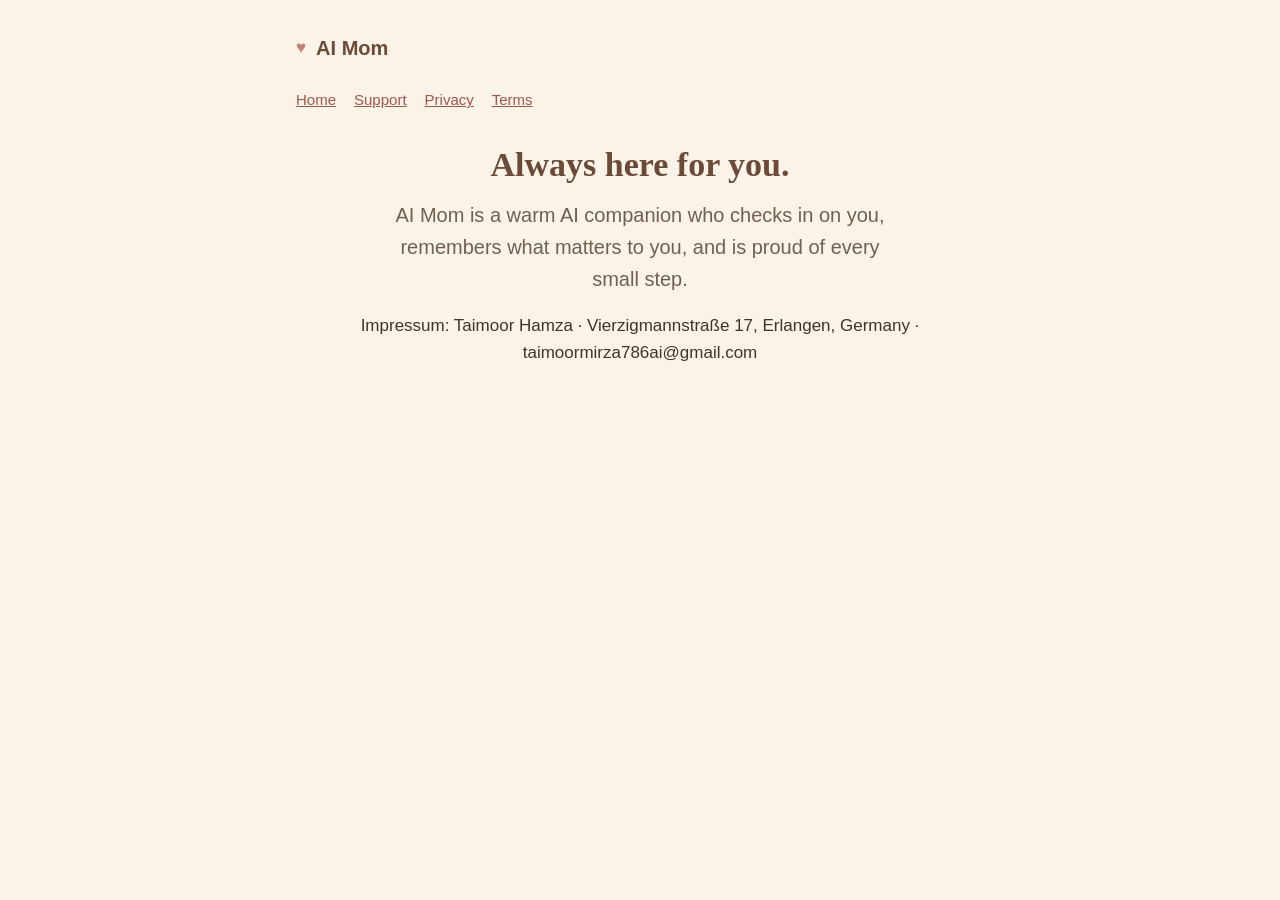
<file: index.html>
<!doctype html>
<html lang="en">
<head>
<meta charset="utf-8">
<meta name="viewport" content="width=device-width, initial-scale=1">
<title>AI Mom</title>
<meta name="description" content="AI Mom: a warm AI companion who checks in on you every day, remembers what matters to you, and cheers you on.">
<link rel="stylesheet" href="style.css">
</head>
<body>
<div class="wrap">
<header class="top"><span class="heart" aria-hidden="true">&#9829;</span><a href="index.html">AI Mom</a></header>
<nav class="links"><a href="index.html">Home</a><a href="support.html">Support</a><a href="privacy.html">Privacy</a><a href="terms.html">Terms</a></nav>

<main>
<section class="hero">
<h1>Always here for you.</h1>
<p class="lead">AI Mom is a warm AI companion who checks in on you, remembers what matters to you, and is proud of every small step.</p>
<p>Impressum: Taimoor Hamza · Vierzigmannstraße 17, Erlangen, Germany · taimoormirza786ai@gmail.com</p>
</footer>
</div>
</body>
</html>
</file>
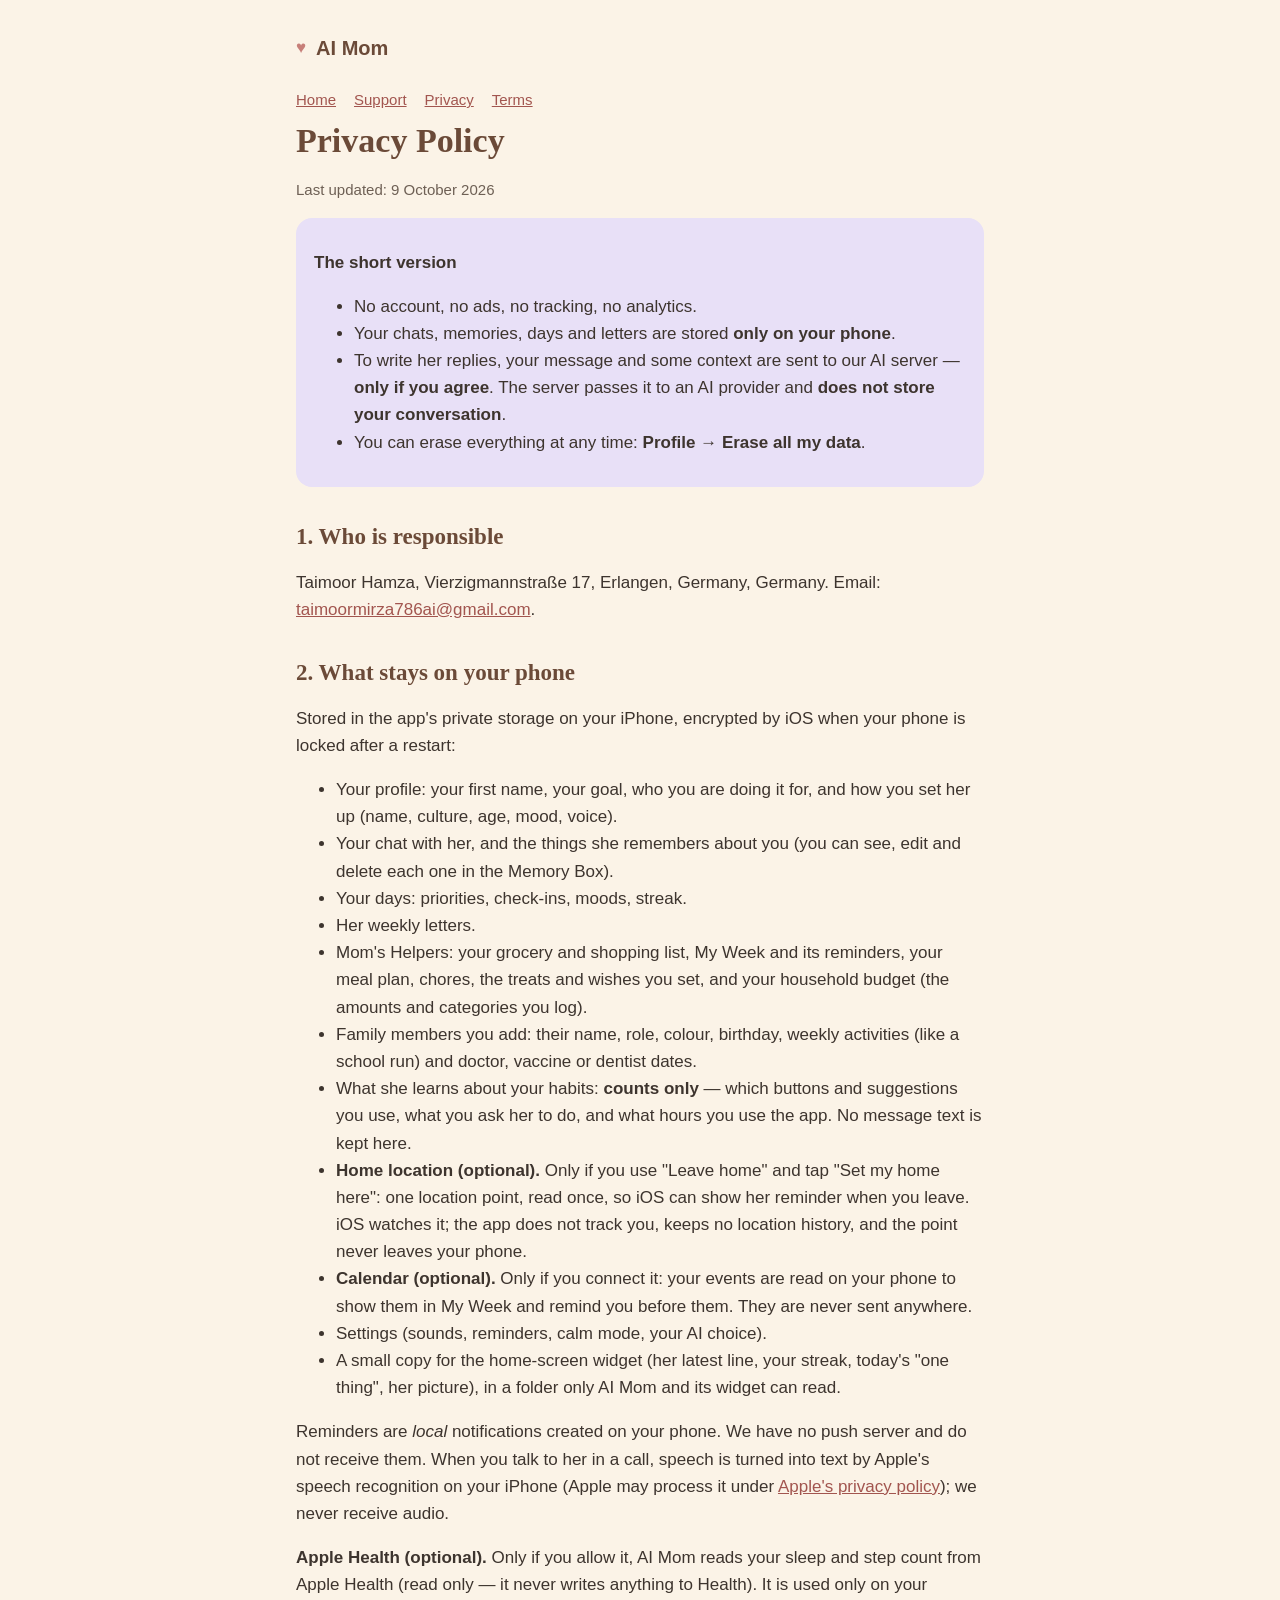
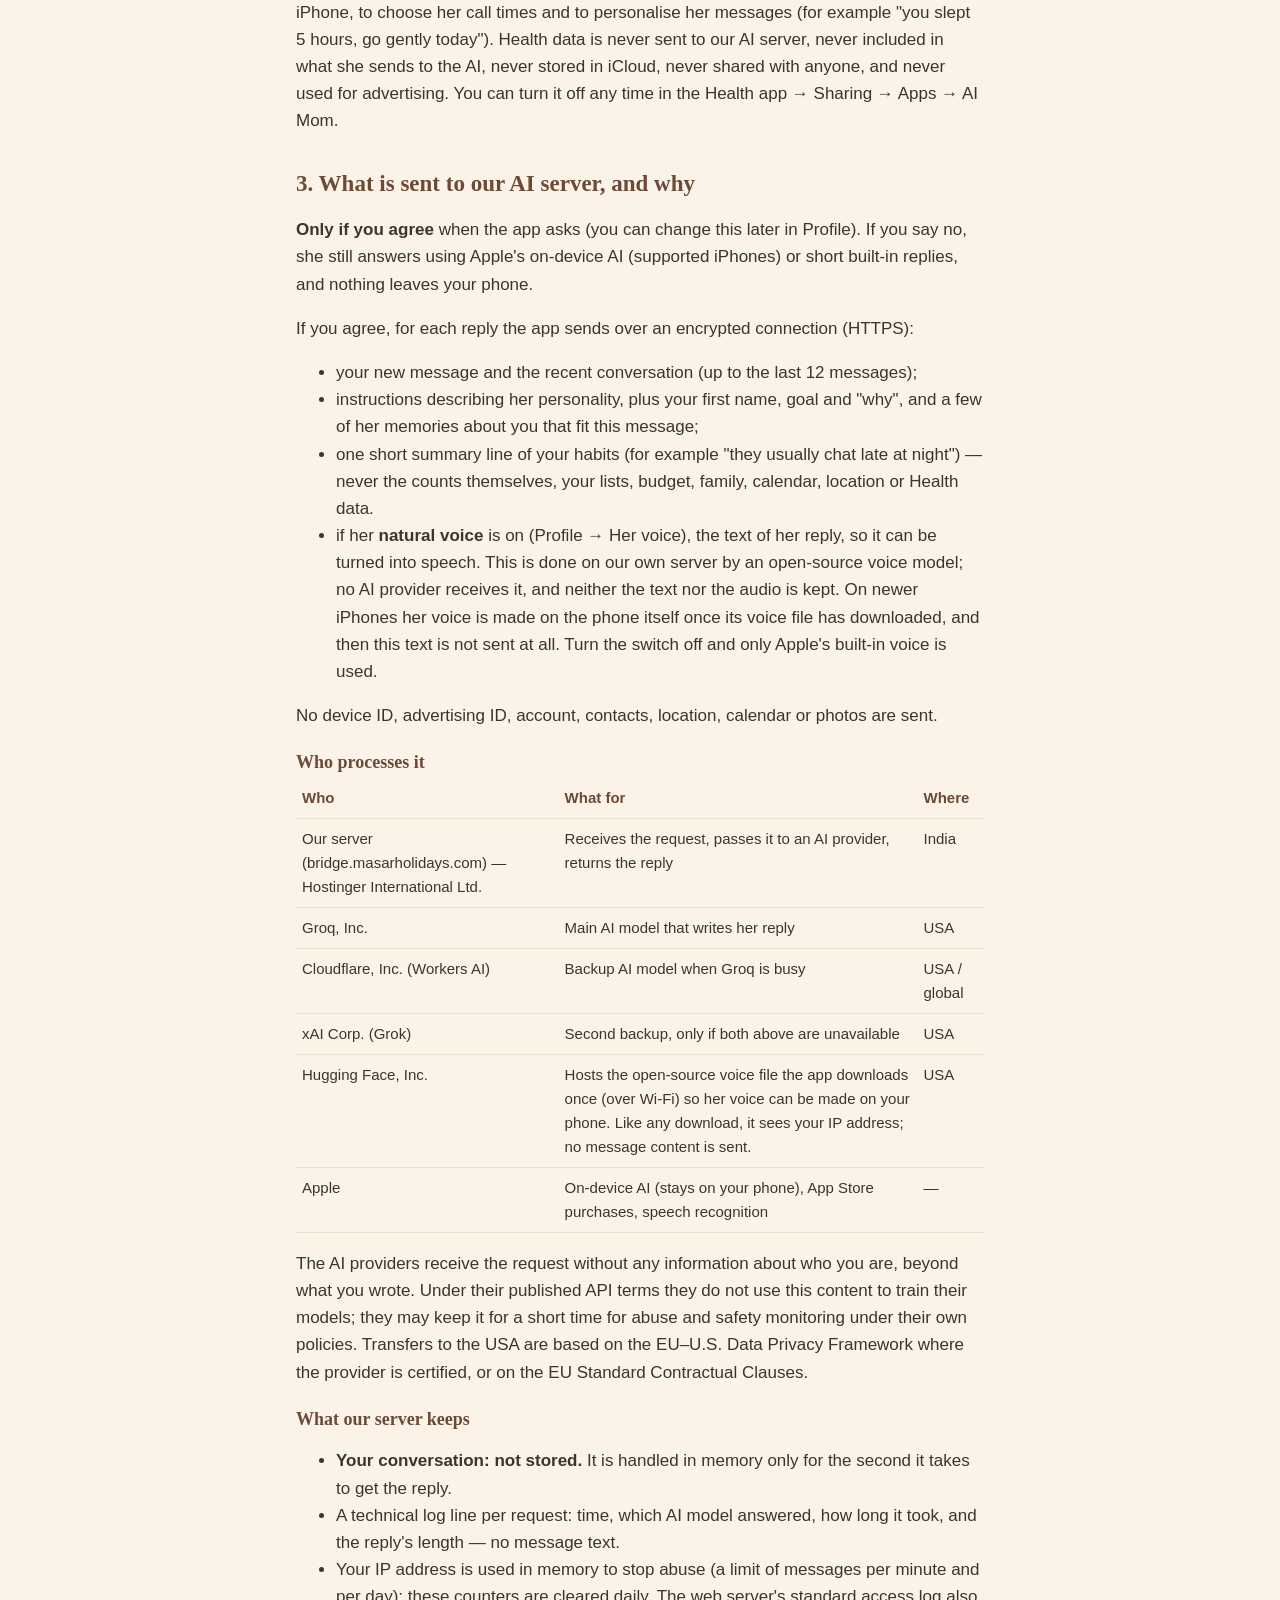
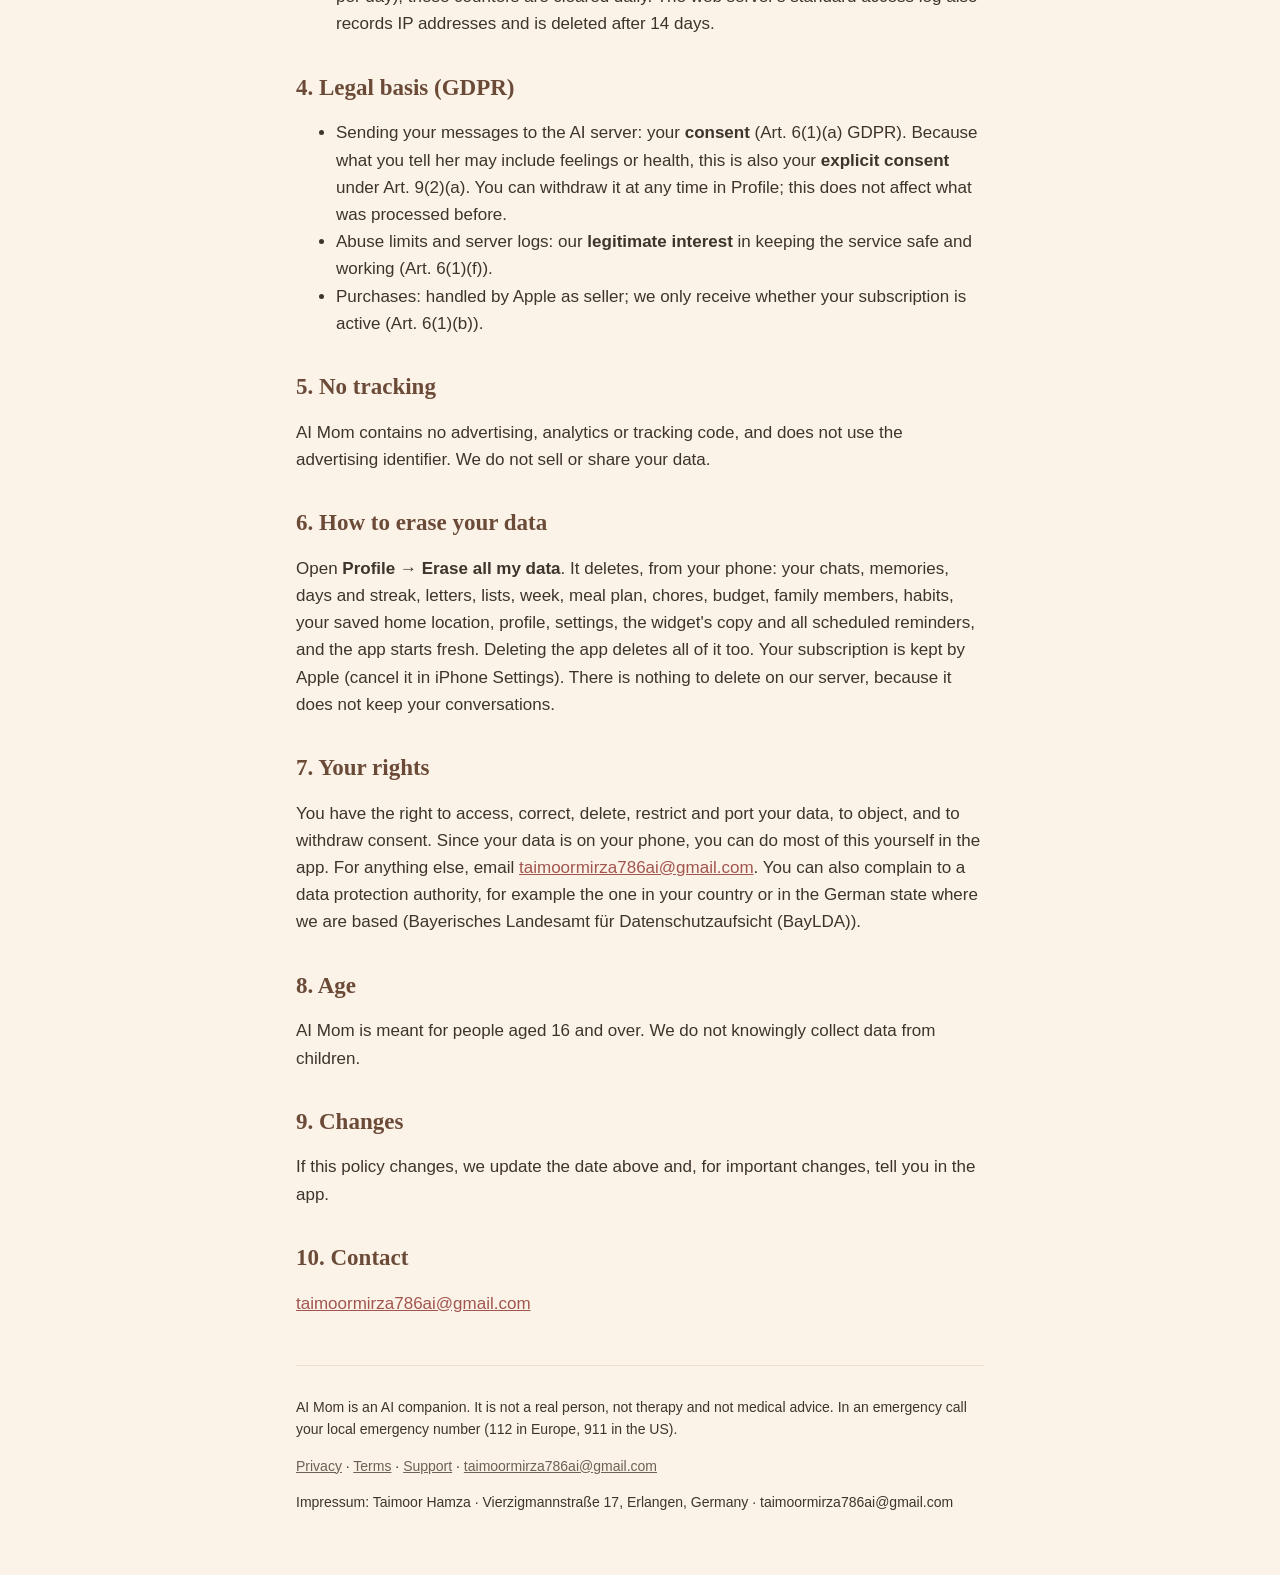
<file: privacy.html>
<!doctype html>
<html lang="en">
<head>
<meta charset="utf-8">
<meta name="viewport" content="width=device-width, initial-scale=1">
<title>AI Mom Privacy Policy</title>
<meta name="description" content="How AI Mom handles your data: no account, no tracking, data on your phone.">
<link rel="stylesheet" href="style.css">
</head>
<body>
<div class="wrap">
<header class="top"><span class="heart" aria-hidden="true">&#9829;</span><a href="index.html">AI Mom</a></header>
<nav class="links"><a href="index.html">Home</a><a href="support.html">Support</a><a href="privacy.html">Privacy</a><a href="terms.html">Terms</a></nav>

<main>
<h1>Privacy Policy</h1>
<p class="muted">Last updated: 9 October 2026</p>

<div class="note">
<p><strong>The short version</strong></p>
<ul>
<li>No account, no ads, no tracking, no analytics.</li>
<li>Your chats, memories, days and letters are stored <strong>only on your phone</strong>.</li>
<li>To write her replies, your message and some context are sent to our AI server &mdash; <strong>only if you agree</strong>.
The server passes it to an AI provider and <strong>does not store your conversation</strong>.</li>
<li>You can erase everything at any time: <strong>Profile &rarr; Erase all my data</strong>.</li>
</ul>
</div>

<h2>1. Who is responsible</h2>
<p>Taimoor Hamza, Vierzigmannstraße 17, Erlangen, Germany, Germany. Email: <a href="mailto:taimoormirza786ai@gmail.com">taimoormirza786ai@gmail.com</a>.</p>

<h2>2. What stays on your phone</h2>
<p>Stored in the app's private storage on your iPhone, encrypted by iOS when your phone is locked after a restart:</p>
<ul>
<li>Your profile: your first name, your goal, who you are doing it for, and how you set her up (name, culture, age, mood, voice).</li>
<li>Your chat with her, and the things she remembers about you (you can see, edit and delete each one in the Memory Box).</li>
<li>Your days: priorities, check-ins, moods, streak.</li>
<li>Her weekly letters.</li>
<li>Mom's Helpers: your grocery and shopping list, My Week and its reminders, your meal plan, chores, the treats and wishes you set, and your household budget (the amounts and categories you log).</li>
<li>Family members you add: their name, role, colour, birthday, weekly activities (like a school run) and doctor, vaccine or dentist dates.</li>
<li>What she learns about your habits: <strong>counts only</strong> &mdash; which buttons and suggestions you use, what you ask her to do, and what hours you use the app. No message text is kept here.</li>
<li><strong>Home location (optional).</strong> Only if you use "Leave home" and tap "Set my home here": one location point, read once, so iOS can show her reminder when you leave. iOS watches it; the app does not track you, keeps no location history, and the point never leaves your phone.</li>
<li><strong>Calendar (optional).</strong> Only if you connect it: your events are read on your phone to show them in My Week and remind you before them. They are never sent anywhere.</li>
<li>Settings (sounds, reminders, calm mode, your AI choice).</li>
<li>A small copy for the home-screen widget (her latest line, your streak, today's "one thing", her picture), in a folder only AI Mom and its widget can read.</li>
</ul>
<p>Reminders are <em>local</em> notifications created on your phone. We have no push server and do not receive them.
When you talk to her in a call, speech is turned into text by Apple's speech recognition on your iPhone
(Apple may process it under <a href="https://www.apple.com/legal/privacy/">Apple's privacy policy</a>); we never receive audio.</p>
<p><strong>Apple Health (optional).</strong> Only if you allow it, AI Mom reads your sleep and step count from Apple Health (read only — it never writes anything to Health).
It is used only on your iPhone, to choose her call times and to personalise her messages (for example "you slept 5 hours, go gently today").
Health data is never sent to our AI server, never included in what she sends to the AI, never stored in iCloud, never shared with anyone, and never used for advertising.
You can turn it off any time in the Health app → Sharing → Apps → AI Mom.</p>

<h2>3. What is sent to our AI server, and why</h2>
<p><strong>Only if you agree</strong> when the app asks (you can change this later in Profile). If you say no, she still answers
using Apple's on-device AI (supported iPhones) or short built-in replies, and nothing leaves your phone.</p>
<p>If you agree, for each reply the app sends over an encrypted connection (HTTPS):</p>
<ul>
<li>your new message and the recent conversation (up to the last 12 messages);</li>
<li>instructions describing her personality, plus your first name, goal and "why", and a few of her memories about you that fit this message;</li>
<li>one short summary line of your habits (for example "they usually chat late at night") &mdash; never the counts themselves, your lists, budget, family, calendar, location or Health data.</li>
<li>if her <strong>natural voice</strong> is on (Profile &rarr; Her voice), the text of her reply, so it can be turned into speech. This is done on our own server by an open-source voice model; no AI provider receives it, and neither the text nor the audio is kept. On newer iPhones her voice is made on the phone itself once its voice file has downloaded, and then this text is not sent at all. Turn the switch off and only Apple's built-in voice is used.</li>
</ul>
<p>No device ID, advertising ID, account, contacts, location, calendar or photos are sent.</p>

<h3>Who processes it</h3>
<div class="scroll"><table>
<tr><th>Who</th><th>What for</th><th>Where</th></tr>
<tr><td>Our server (bridge.masarholidays.com) &mdash; Hostinger International Ltd.</td><td>Receives the request, passes it to an AI provider, returns the reply</td><td>India</td></tr>
<tr><td>Groq, Inc.</td><td>Main AI model that writes her reply</td><td>USA</td></tr>
<tr><td>Cloudflare, Inc. (Workers AI)</td><td>Backup AI model when Groq is busy</td><td>USA / global</td></tr>
<tr><td>xAI Corp. (Grok)</td><td>Second backup, only if both above are unavailable</td><td>USA</td></tr>
<tr><td>Hugging Face, Inc.</td><td>Hosts the open-source voice file the app downloads once (over Wi-Fi) so her voice can be made on your phone. Like any download, it sees your IP address; no message content is sent.</td><td>USA</td></tr>
<tr><td>Apple</td><td>On-device AI (stays on your phone), App Store purchases, speech recognition</td><td>&mdash;</td></tr>
</table></div>
<p>The AI providers receive the request without any information about who you are, beyond what you wrote.
Under their published API terms they do not use this content to train their models; they may keep it for a short time
for abuse and safety monitoring under their own policies. Transfers to the USA are based on the EU&ndash;U.S. Data Privacy Framework
where the provider is certified, or on the EU Standard Contractual Clauses.</p>

<h3>What our server keeps</h3>
<ul>
<li><strong>Your conversation: not stored.</strong> It is handled in memory only for the second it takes to get the reply.</li>
<li>A technical log line per request: time, which AI model answered, how long it took, and the reply's length &mdash; no message text.</li>
<li>Your IP address is used in memory to stop abuse (a limit of messages per minute and per day); these counters are cleared daily.
The web server's standard access log also records IP addresses and is deleted after 14 days.</li>
</ul>

<h2>4. Legal basis (GDPR)</h2>
<ul>
<li>Sending your messages to the AI server: your <strong>consent</strong> (Art. 6(1)(a) GDPR). Because what you tell her may include
feelings or health, this is also your <strong>explicit consent</strong> under Art. 9(2)(a). You can withdraw it at any time in Profile;
this does not affect what was processed before.</li>
<li>Abuse limits and server logs: our <strong>legitimate interest</strong> in keeping the service safe and working (Art. 6(1)(f)).</li>
<li>Purchases: handled by Apple as seller; we only receive whether your subscription is active (Art. 6(1)(b)).</li>
</ul>

<h2>5. No tracking</h2>
<p>AI Mom contains no advertising, analytics or tracking code, and does not use the advertising identifier. We do not sell or share your data.</p>

<h2>6. How to erase your data</h2>
<p>Open <strong>Profile &rarr; Erase all my data</strong>. It deletes, from your phone: your chats, memories, days and streak, letters,
lists, week, meal plan, chores, budget, family members, habits, your saved home location,
profile, settings, the widget's copy and all scheduled reminders, and the app starts fresh. Deleting the app deletes all of it too.
Your subscription is kept by Apple (cancel it in iPhone Settings). There is nothing to delete on our server, because it does not keep your conversations.</p>

<h2>7. Your rights</h2>
<p>You have the right to access, correct, delete, restrict and port your data, to object, and to withdraw consent.
Since your data is on your phone, you can do most of this yourself in the app. For anything else, email
<a href="mailto:taimoormirza786ai@gmail.com">taimoormirza786ai@gmail.com</a>. You can also complain to a data protection authority,
for example the one in your country or in the German state where we are based (Bayerisches Landesamt für Datenschutzaufsicht (BayLDA)).</p>

<h2>8. Age</h2>
<p>AI Mom is meant for people aged 16 and over. We do not knowingly collect data from children.</p>

<h2>9. Changes</h2>
<p>If this policy changes, we update the date above and, for important changes, tell you in the app.</p>

<h2>10. Contact</h2>
<p><a href="mailto:taimoormirza786ai@gmail.com">taimoormirza786ai@gmail.com</a></p>
</main>
<footer>
<p>AI Mom is an AI companion. It is not a real person, not therapy and not medical advice.
In an emergency call your local emergency number (112 in Europe, 911 in the US).</p>
<p><a href="privacy.html">Privacy</a> · <a href="terms.html">Terms</a> · <a href="support.html">Support</a> ·
<a href="mailto:taimoormirza786ai@gmail.com">taimoormirza786ai@gmail.com</a></p>
<p>Impressum: Taimoor Hamza · Vierzigmannstraße 17, Erlangen, Germany · taimoormirza786ai@gmail.com</p>
</footer>
</div>
</body>
</html>
</file>
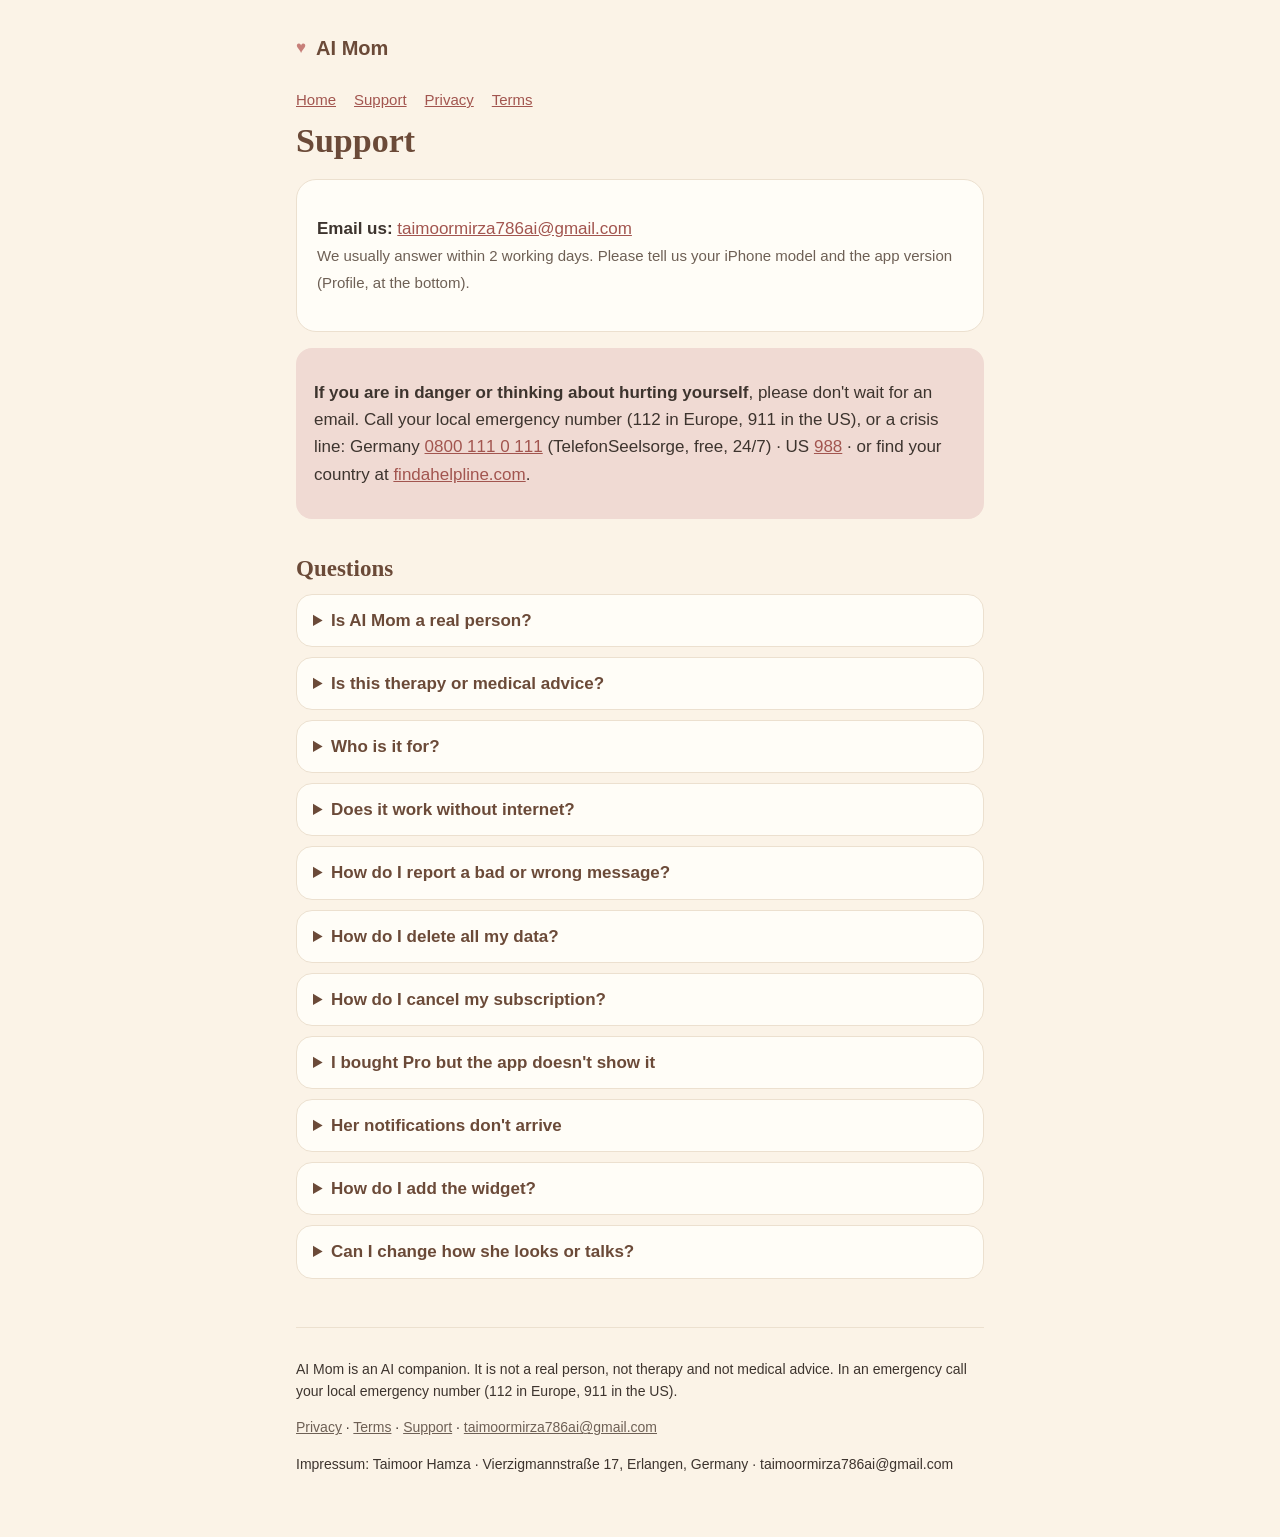
<file: support.html>
<!doctype html>
<html lang="en">
<head>
<meta charset="utf-8">
<meta name="viewport" content="width=device-width, initial-scale=1">
<title>AI Mom Support</title>
<meta name="description" content="Help and contact for AI Mom.">
<link rel="stylesheet" href="style.css">
</head>
<body>
<div class="wrap">
<header class="top"><span class="heart" aria-hidden="true">&#9829;</span><a href="index.html">AI Mom</a></header>
<nav class="links"><a href="index.html">Home</a><a href="support.html">Support</a><a href="privacy.html">Privacy</a><a href="terms.html">Terms</a></nav>

<main>
<h1>Support</h1>
<div class="card">
<p><strong>Email us:</strong> <a href="mailto:taimoormirza786ai@gmail.com">taimoormirza786ai@gmail.com</a><br>
<span class="muted">We usually answer within 2 working days. Please tell us your iPhone model and the app version (Profile, at the bottom).</span></p>
</div>

<div class="warn">
<p><strong>If you are in danger or thinking about hurting yourself</strong>, please don't wait for an email.
Call your local emergency number (112 in Europe, 911 in the US), or a crisis line:
Germany <a href="tel:08001110111">0800 111 0 111</a> (TelefonSeelsorge, free, 24/7) ·
US <a href="tel:988">988</a> · or find your country at <a href="https://findahelpline.com">findahelpline.com</a>.</p>
</div>

<h2>Questions</h2>
<details><summary>Is AI Mom a real person?</summary>
<p>No. She is an AI companion. Her replies are written by an AI model. If you ask her, she will tell you so.</p></details>

<details><summary>Is this therapy or medical advice?</summary>
<p>No. AI Mom is for everyday support and encouragement. She cannot diagnose, treat, or give medical, legal or financial advice.
For anything serious, please talk to a professional or someone you trust.</p></details>

<details><summary>Who is it for?</summary>
<p>Adults and young people aged 16 and over.</p></details>

<details><summary>Does it work without internet?</summary>
<p>Yes, mostly. Your chats, memories, check-ins and letters are stored on your phone. Without internet, she answers with
Apple's on-device AI (on supported iPhones) or with short warm replies. Her best answers need internet.</p></details>

<details><summary>How do I report a bad or wrong message?</summary>
<p>In the chat, press and hold her message and tap <strong>Report</strong>. This opens an email to us with only that message,
its time and the app version. You see everything before you send it.</p></details>

<details><summary>How do I delete all my data?</summary>
<p>Open <strong>Profile → Erase all my data</strong>. This deletes your chats, memories, days, letters, profile, settings,
the widget data and all scheduled reminders from your phone, and the app starts fresh. Deleting the app also deletes everything.
Our server does not keep your conversations, so there is nothing else to delete. More in our <a href="privacy.html">Privacy Policy</a>.</p></details>

<details><summary>How do I cancel my subscription?</summary>
<p>Subscriptions are handled by Apple. On your iPhone: <strong>Settings → your name → Subscriptions → AI Mom → Cancel</strong>.
Cancel at least 24 hours before the renewal date to avoid the next charge. Deleting the app does not cancel it.
For refunds, use <a href="https://reportaproblem.apple.com">reportaproblem.apple.com</a>.</p></details>

<details><summary>I bought Pro but the app doesn't show it</summary>
<p>Open the Pro screen and tap <strong>Restore Purchases</strong>. Make sure you are signed in with the same Apple ID you used to buy.</p></details>

<details><summary>Her notifications don't arrive</summary>
<p>Check <strong>Settings → Notifications → AI Mom</strong> is on, and that Focus mode is not hiding them.
Then open the app once: it re-schedules her messages each time you leave it.</p></details>

<details><summary>How do I add the widget?</summary>
<p>Press and hold your home screen, tap <strong>+</strong>, search "AI Mom" and choose "Mom's day".</p></details>

<details><summary>Can I change how she looks or talks?</summary>
<p>Yes: Profile lets you change her name, culture, age, mood and voice at any time.</p></details>
</main>
<footer>
<p>AI Mom is an AI companion. It is not a real person, not therapy and not medical advice.
In an emergency call your local emergency number (112 in Europe, 911 in the US).</p>
<p><a href="privacy.html">Privacy</a> · <a href="terms.html">Terms</a> · <a href="support.html">Support</a> ·
<a href="mailto:taimoormirza786ai@gmail.com">taimoormirza786ai@gmail.com</a></p>
<p>Impressum: Taimoor Hamza · Vierzigmannstraße 17, Erlangen, Germany · taimoormirza786ai@gmail.com</p>
</footer>
</div>
</body>
</html>
</file>
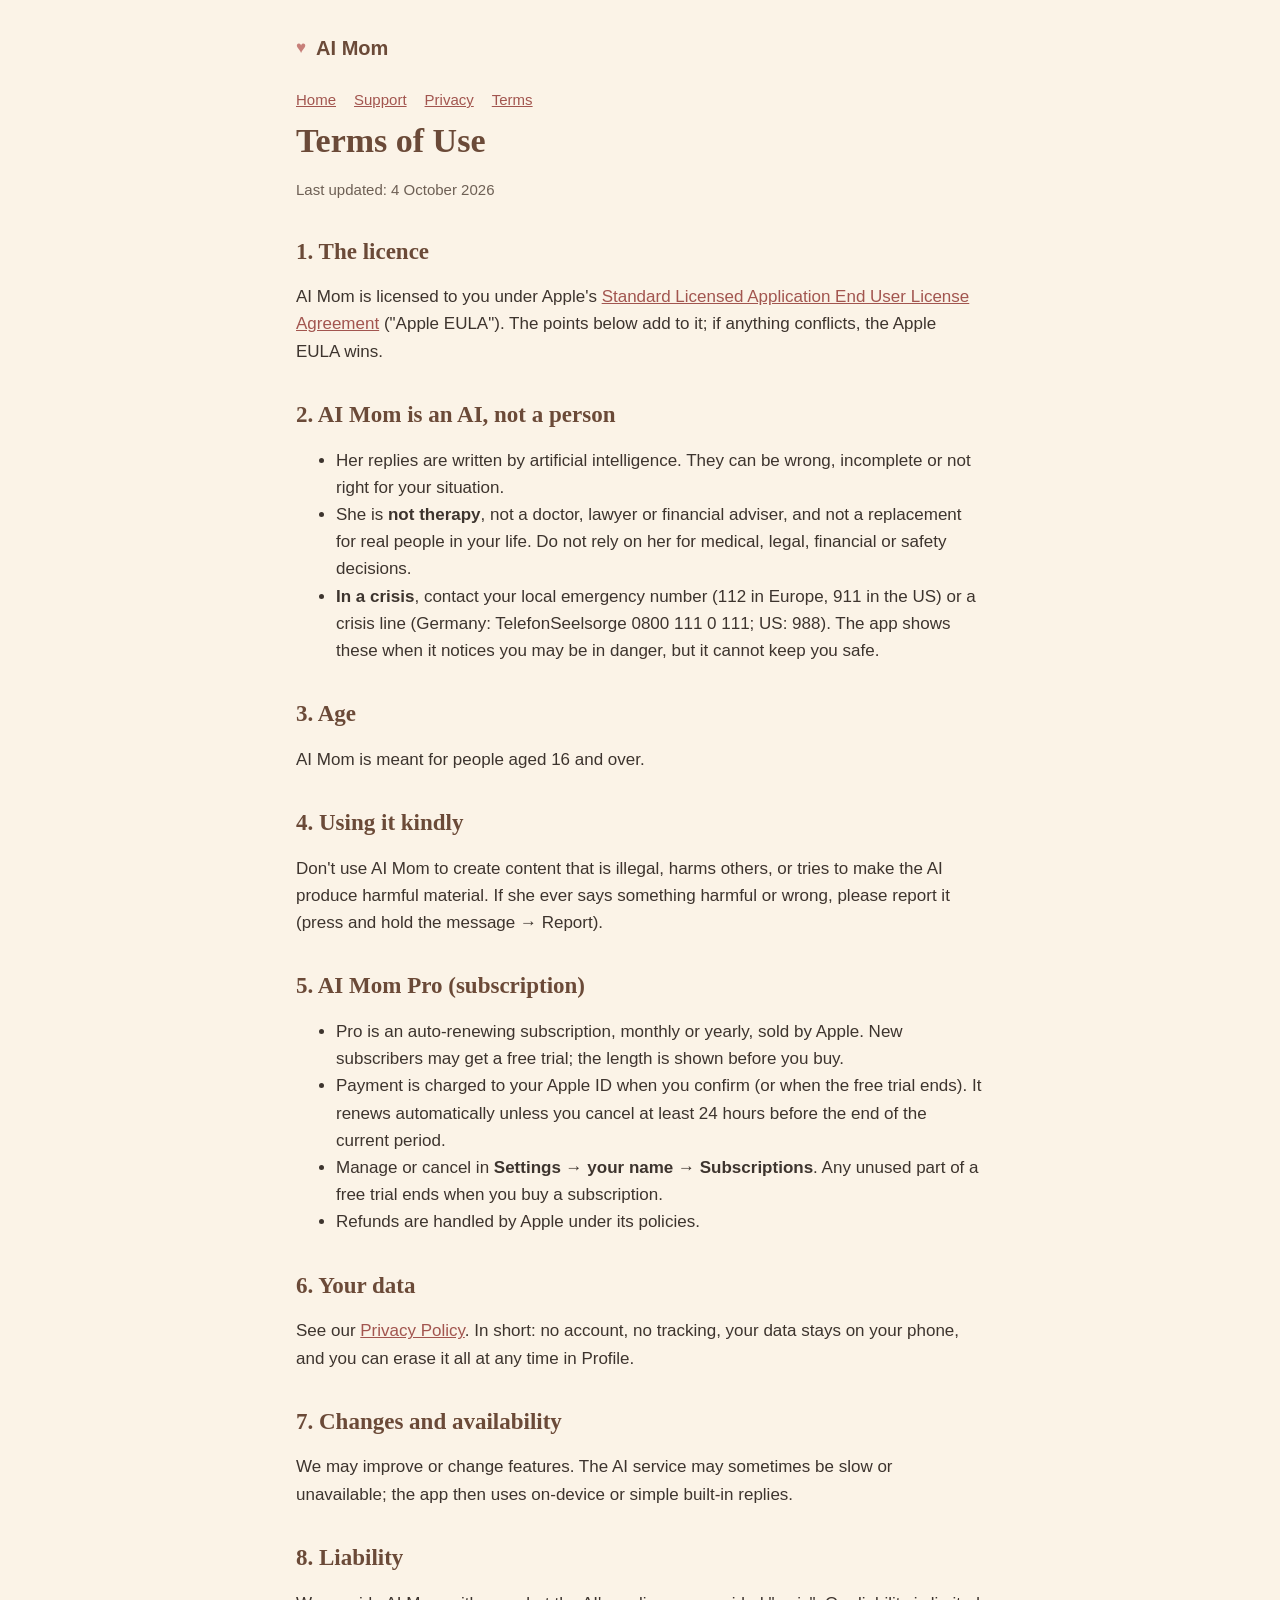
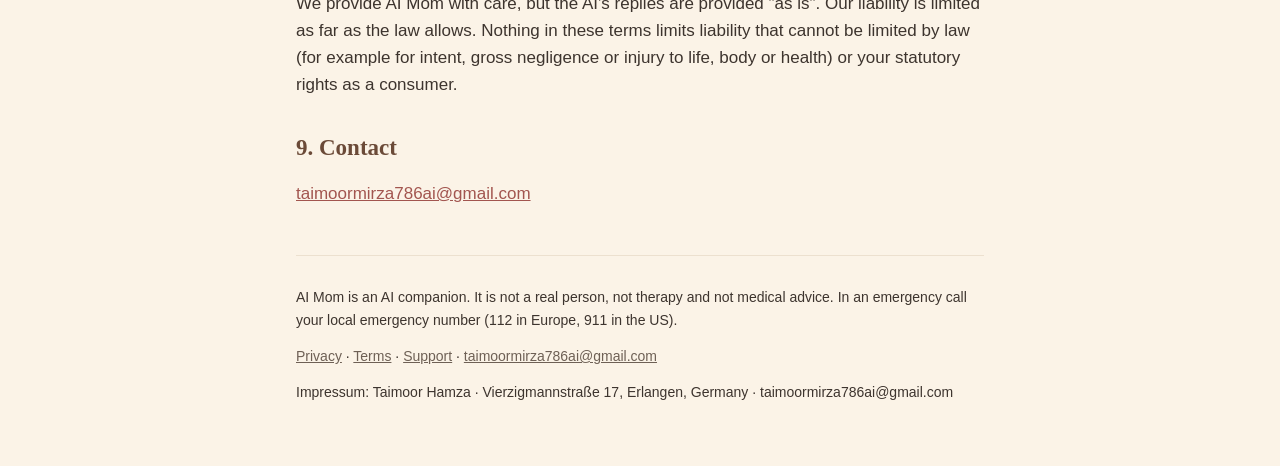
<file: terms.html>
<!doctype html>
<html lang="en">
<head>
<meta charset="utf-8">
<meta name="viewport" content="width=device-width, initial-scale=1">
<title>AI Mom Terms of Use</title>
<meta name="description" content="Terms of use and AI disclaimer for AI Mom.">
<link rel="stylesheet" href="style.css">
</head>
<body>
<div class="wrap">
<header class="top"><span class="heart" aria-hidden="true">&#9829;</span><a href="index.html">AI Mom</a></header>
<nav class="links"><a href="index.html">Home</a><a href="support.html">Support</a><a href="privacy.html">Privacy</a><a href="terms.html">Terms</a></nav>

<main>
<h1>Terms of Use</h1>
<p class="muted">Last updated: 4 October 2026</p>

<h2>1. The licence</h2>
<p>AI Mom is licensed to you under Apple's
<a href="https://www.apple.com/legal/internet-services/itunes/dev/stdeula/">Standard Licensed Application End User License Agreement</a>
("Apple EULA"). The points below add to it; if anything conflicts, the Apple EULA wins.</p>

<h2>2. AI Mom is an AI, not a person</h2>
<ul>
<li>Her replies are written by artificial intelligence. They can be wrong, incomplete or not right for your situation.</li>
<li>She is <strong>not therapy</strong>, not a doctor, lawyer or financial adviser, and not a replacement for real people in your life.
Do not rely on her for medical, legal, financial or safety decisions.</li>
<li><strong>In a crisis</strong>, contact your local emergency number (112 in Europe, 911 in the US) or a crisis line
(Germany: TelefonSeelsorge 0800 111 0 111; US: 988). The app shows these when it notices you may be in danger, but it cannot keep you safe.</li>
</ul>

<h2>3. Age</h2>
<p>AI Mom is meant for people aged 16 and over.</p>

<h2>4. Using it kindly</h2>
<p>Don't use AI Mom to create content that is illegal, harms others, or tries to make the AI produce harmful material.
If she ever says something harmful or wrong, please report it (press and hold the message → Report).</p>

<h2>5. AI Mom Pro (subscription)</h2>
<ul>
<li>Pro is an auto-renewing subscription, monthly or yearly, sold by Apple. New subscribers may get a free trial; the length is shown before you buy.</li>
<li>Payment is charged to your Apple ID when you confirm (or when the free trial ends). It renews automatically unless you cancel at least 24 hours before the end of the current period.</li>
<li>Manage or cancel in <strong>Settings → your name → Subscriptions</strong>. Any unused part of a free trial ends when you buy a subscription.</li>
<li>Refunds are handled by Apple under its policies.</li>
</ul>

<h2>6. Your data</h2>
<p>See our <a href="privacy.html">Privacy Policy</a>. In short: no account, no tracking, your data stays on your phone,
and you can erase it all at any time in Profile.</p>

<h2>7. Changes and availability</h2>
<p>We may improve or change features. The AI service may sometimes be slow or unavailable; the app then uses on-device or simple built-in replies.</p>

<h2>8. Liability</h2>
<p>We provide AI Mom with care, but the AI's replies are provided "as is". Our liability is limited as far as the law allows.
Nothing in these terms limits liability that cannot be limited by law (for example for intent, gross negligence or injury to life,
body or health) or your statutory rights as a consumer.</p>

<h2>9. Contact</h2>
<p><a href="mailto:taimoormirza786ai@gmail.com">taimoormirza786ai@gmail.com</a></p>
</main>
<footer>
<p>AI Mom is an AI companion. It is not a real person, not therapy and not medical advice.
In an emergency call your local emergency number (112 in Europe, 911 in the US).</p>
<p><a href="privacy.html">Privacy</a> · <a href="terms.html">Terms</a> · <a href="support.html">Support</a> ·
<a href="mailto:taimoormirza786ai@gmail.com">taimoormirza786ai@gmail.com</a></p>
<p>Impressum: Taimoor Hamza · Vierzigmannstraße 17, Erlangen, Germany · taimoormirza786ai@gmail.com</p>
</footer>
</div>
</body>
</html>
</file>
<file: style.css>
/* AI Mom — shared style for the public pages. Palette = the app's (AMTheme.swift).
   System fonts on purpose: loading Google Fonts sends every visitor's IP to
   Google, which German courts have ruled needs consent (LG München, 2022). */
:root {
  --cream: #FBF3E7; --card: #FFFDF7; --dim: #F3E7D5; --line: #ECE0CF;
  --ink: #3D342E; --muted: #6E6055; --brown: #6B4A38;
  --rose: #C77F79; --rose-deep: #A2554F; --rose-soft: #F0DAD3;
  --lav-soft: #E8E0F7; --lav-deep: #6E5FB8; --gold: #C9A34A;
}
@media (prefers-color-scheme: dark) {
  :root {
    --cream: #2B2235; --card: #3B3358; --dim: #342B47; --line: #4A4068;
    --ink: #FFFDF7; --muted: #D9CFE6; --brown: #F0DAD3;
    --rose-deep: #F0B3AC; --rose-soft: #4A3550; --lav-soft: #3F3660; --lav-deep: #C6B8EC;
  }
}
* { box-sizing: border-box; }
html { -webkit-text-size-adjust: 100%; }
body {
  margin: 0; background: var(--cream); color: var(--ink);
  font: 17px/1.6 -apple-system, BlinkMacSystemFont, "Segoe UI", Roboto, sans-serif;
}
.wrap { max-width: 720px; margin: 0 auto; padding: 24px 16px 48px; }
header.top { display: flex; align-items: center; gap: 10px; padding: 8px 0 24px; }
header.top a { color: var(--brown); text-decoration: none; font-weight: 700; font-size: 20px; }
.heart { color: var(--rose); }
nav.links { display: flex; flex-wrap: wrap; gap: 6px 18px; font-size: 15px; }
nav.links a { color: var(--rose-deep); }
h1, h2, h3 { font-family: Georgia, "Times New Roman", serif; color: var(--brown); line-height: 1.25; }
h1 { font-size: 34px; margin: 8px 0 12px; }
h2 { font-size: 23px; margin: 36px 0 8px; }
h3 { font-size: 18px; margin: 22px 0 4px; }
p, li { color: var(--ink); }
.muted { color: var(--muted); font-size: 15px; }
a { color: var(--rose-deep); }
.card { background: var(--card); border: 1px solid var(--line); border-radius: 20px; padding: 18px 20px; margin: 16px 0; }
.note { background: var(--lav-soft); border-radius: 16px; padding: 14px 18px; margin: 16px 0; }
.warn { background: var(--rose-soft); border-radius: 16px; padding: 14px 18px; margin: 16px 0; }
.hero { text-align: center; padding: 24px 0 8px; }
.hero p.lead { font-size: 20px; color: var(--muted); margin: 0 auto; max-width: 520px; }
.btn { display: inline-block; margin-top: 20px; background: var(--rose-deep); color: #fff; text-decoration: none;
  padding: 14px 28px; border-radius: 999px; font-weight: 700; }
.grid { display: grid; grid-template-columns: repeat(auto-fit, minmax(200px, 1fr)); gap: 12px; }
.grid .card { margin: 0; }
.grid h3 { margin-top: 0; }
table { width: 100%; border-collapse: collapse; font-size: 15px; }
th, td { text-align: left; vertical-align: top; padding: 8px 6px; border-bottom: 1px solid var(--line); }
th { color: var(--brown); }
.scroll { overflow-x: auto; }
details { background: var(--card); border: 1px solid var(--line); border-radius: 16px; padding: 12px 16px; margin: 10px 0; }
summary { font-weight: 700; color: var(--brown); cursor: pointer; }
footer { margin-top: 48px; padding-top: 16px; border-top: 1px solid var(--line); font-size: 14px; color: var(--muted); }
footer a { color: var(--muted); }
code { background: var(--dim); padding: 1px 6px; border-radius: 6px; font-size: 15px; }
</file>
